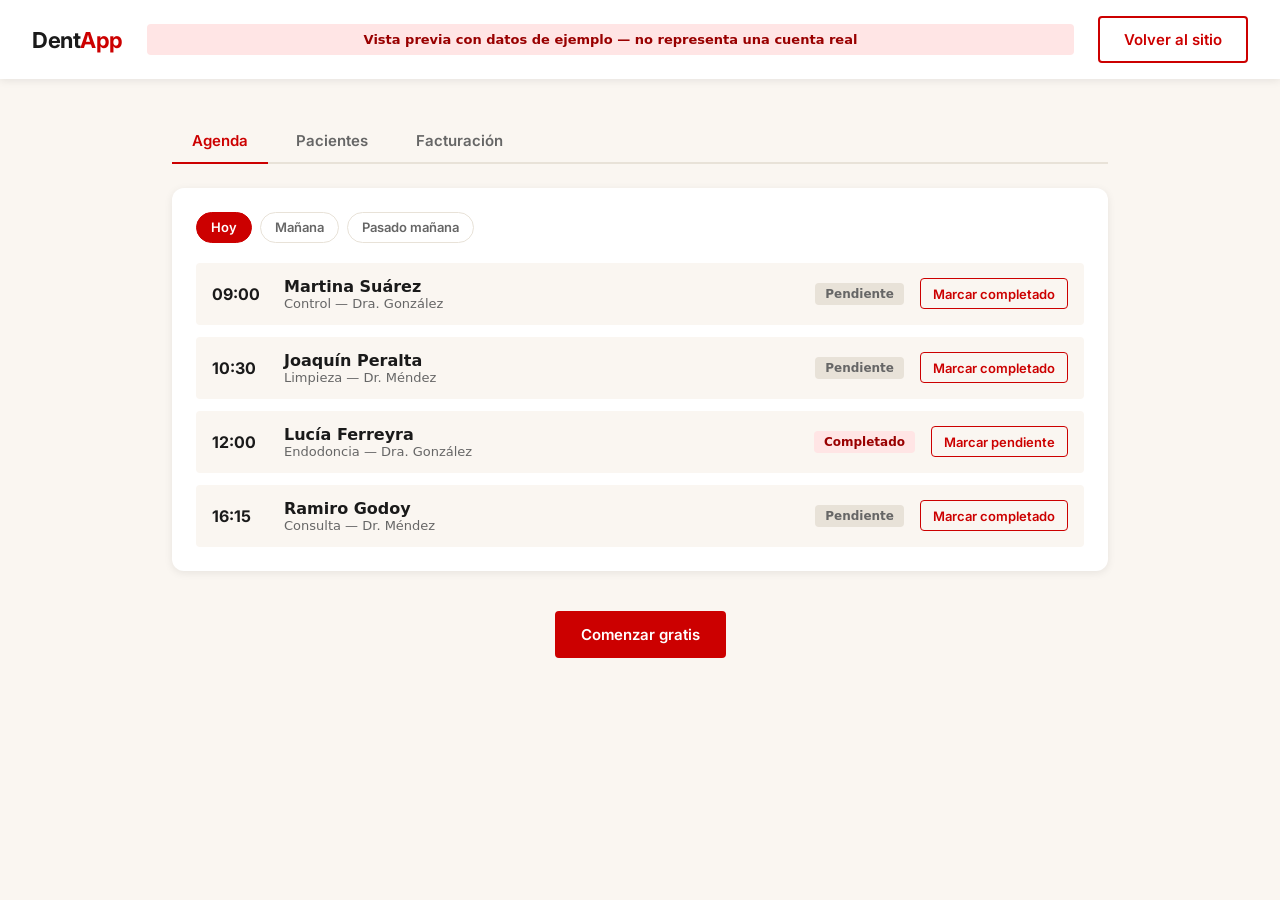
<file: src/dashboard-preview.html>
<!DOCTYPE html>
<html lang="es">
<head>
  <meta charset="UTF-8">
  <meta name="viewport" content="width=device-width, initial-scale=1.0">
  <title>DentApp — Vista previa del panel</title>
  <link rel="preconnect" href="https://fonts.googleapis.com">
  <link rel="preconnect" href="https://fonts.gstatic.com" crossorigin>
  <link href="https://fonts.googleapis.com/css2?family=Inter:wght@400;500;600;700&family=Fraunces:opsz,wght@9..144,400;9..144,600;9..144,700&display=swap" rel="stylesheet">
  <link rel="stylesheet" href="styles/tokens.css">
  <link rel="stylesheet" href="styles/main.css">
</head>
<body>

  <div class="dashboard-preview">

    <header class="dashboard-preview__header">
      <a href="index.html" class="dashboard-preview__logo" aria-label="DentApp — volver al inicio">
        <span class="dashboard-preview__logo-dent">Dent</span><span class="dashboard-preview__logo-app">App</span>
      </a>
      <p class="dashboard-preview__badge">Vista previa con datos de ejemplo — no representa una cuenta real</p>
      <a href="index.html" class="btn btn--outline">Volver al sitio</a>
    </header>

    <div class="dashboard-preview__shell">

      <nav class="dashboard-preview__tabs" role="tablist" aria-label="Secciones del panel">
        <button type="button" class="dashboard-preview__tab is-active" role="tab" aria-selected="true" aria-controls="panel-agenda" id="tab-agenda">Agenda</button>
        <button type="button" class="dashboard-preview__tab" role="tab" aria-selected="false" aria-controls="panel-pacientes" id="tab-pacientes">Pacientes</button>
        <button type="button" class="dashboard-preview__tab" role="tab" aria-selected="false" aria-controls="panel-facturacion" id="tab-facturacion">Facturación</button>
      </nav>

      <section class="dashboard-preview__panel" id="panel-agenda" role="tabpanel" aria-labelledby="tab-agenda">

        <div class="dashboard-preview__day-tabs" role="tablist" aria-label="Día de la agenda">
          <button type="button" class="dashboard-preview__day-tab is-active" role="tab" aria-selected="true" data-day="hoy">Hoy</button>
          <button type="button" class="dashboard-preview__day-tab" role="tab" aria-selected="false" data-day="manana">Mañana</button>
          <button type="button" class="dashboard-preview__day-tab" role="tab" aria-selected="false" data-day="pasado">Pasado mañana</button>
        </div>

        <ul class="dashboard-preview__list" role="list" data-day-panel="hoy">

          <li class="appointment-row">
            <div class="appointment-row__time">09:00</div>
            <div class="appointment-row__info">
              <p class="appointment-row__patient">Martina Suárez</p>
              <p class="appointment-row__detail">Control — Dra. González</p>
            </div>
            <span class="appointment-row__status appointment-row__status--pending">Pendiente</span>
            <button type="button" class="appointment-row__action" data-action="toggle-complete">Marcar completado</button>
          </li>

          <li class="appointment-row">
            <div class="appointment-row__time">10:30</div>
            <div class="appointment-row__info">
              <p class="appointment-row__patient">Joaquín Peralta</p>
              <p class="appointment-row__detail">Limpieza — Dr. Méndez</p>
            </div>
            <span class="appointment-row__status appointment-row__status--pending">Pendiente</span>
            <button type="button" class="appointment-row__action" data-action="toggle-complete">Marcar completado</button>
          </li>

          <li class="appointment-row">
            <div class="appointment-row__time">12:00</div>
            <div class="appointment-row__info">
              <p class="appointment-row__patient">Lucía Ferreyra</p>
              <p class="appointment-row__detail">Endodoncia — Dra. González</p>
            </div>
            <span class="appointment-row__status appointment-row__status--done">Completado</span>
            <button type="button" class="appointment-row__action" data-action="toggle-complete">Marcar pendiente</button>
          </li>

          <li class="appointment-row">
            <div class="appointment-row__time">16:15</div>
            <div class="appointment-row__info">
              <p class="appointment-row__patient">Ramiro Godoy</p>
              <p class="appointment-row__detail">Consulta — Dr. Méndez</p>
            </div>
            <span class="appointment-row__status appointment-row__status--pending">Pendiente</span>
            <button type="button" class="appointment-row__action" data-action="toggle-complete">Marcar completado</button>
          </li>

        </ul>

        <ul class="dashboard-preview__list" role="list" data-day-panel="manana" hidden>

          <li class="appointment-row">
            <div class="appointment-row__time">09:30</div>
            <div class="appointment-row__info">
              <p class="appointment-row__patient">Valentina Rodríguez</p>
              <p class="appointment-row__detail">Blanqueamiento — Dra. González</p>
            </div>
            <span class="appointment-row__status appointment-row__status--pending">Pendiente</span>
            <button type="button" class="appointment-row__action" data-action="toggle-complete">Marcar completado</button>
          </li>

          <li class="appointment-row">
            <div class="appointment-row__time">11:00</div>
            <div class="appointment-row__info">
              <p class="appointment-row__patient">Bruno Silva</p>
              <p class="appointment-row__detail">Extracción — Dr. Méndez</p>
            </div>
            <span class="appointment-row__status appointment-row__status--pending">Pendiente</span>
            <button type="button" class="appointment-row__action" data-action="toggle-complete">Marcar completado</button>
          </li>

          <li class="appointment-row">
            <div class="appointment-row__time">15:00</div>
            <div class="appointment-row__info">
              <p class="appointment-row__patient">Camila Suárez</p>
              <p class="appointment-row__detail">Control — Dra. González</p>
            </div>
            <span class="appointment-row__status appointment-row__status--pending">Pendiente</span>
            <button type="button" class="appointment-row__action" data-action="toggle-complete">Marcar completado</button>
          </li>

        </ul>

        <ul class="dashboard-preview__list" role="list" data-day-panel="pasado" hidden>

          <li class="appointment-row">
            <div class="appointment-row__time">10:00</div>
            <div class="appointment-row__info">
              <p class="appointment-row__patient">Agustín Ferreira</p>
              <p class="appointment-row__detail">Ortodoncia (ajuste) — Dr. Méndez</p>
            </div>
            <span class="appointment-row__status appointment-row__status--pending">Pendiente</span>
            <button type="button" class="appointment-row__action" data-action="toggle-complete">Marcar completado</button>
          </li>

          <li class="appointment-row">
            <div class="appointment-row__time">13:30</div>
            <div class="appointment-row__info">
              <p class="appointment-row__patient">Sofía Martínez</p>
              <p class="appointment-row__detail">Limpieza — Dra. González</p>
            </div>
            <span class="appointment-row__status appointment-row__status--pending">Pendiente</span>
            <button type="button" class="appointment-row__action" data-action="toggle-complete">Marcar completado</button>
          </li>

          <li class="appointment-row">
            <div class="appointment-row__time">17:00</div>
            <div class="appointment-row__info">
              <p class="appointment-row__patient">Nicolás Bentancur</p>
              <p class="appointment-row__detail">Consulta — Dr. Méndez</p>
            </div>
            <span class="appointment-row__status appointment-row__status--pending">Pendiente</span>
            <button type="button" class="appointment-row__action" data-action="toggle-complete">Marcar completado</button>
          </li>

        </ul>
      </section>

      <section class="dashboard-preview__panel" id="panel-pacientes" role="tabpanel" aria-labelledby="tab-pacientes" hidden>
        <ul class="dashboard-preview__list" role="list">

          <li class="patient-row">
            <button type="button" class="patient-row__trigger" aria-expanded="false" aria-controls="patient-detail-1" id="patient-trigger-1">
              <div class="patient-row__avatar" aria-hidden="true">MS</div>
              <div class="patient-row__info">
                <p class="patient-row__name">Martina Suárez</p>
                <p class="patient-row__detail">Última visita: 12/06/2026 — Control</p>
              </div>
              <svg class="patient-row__chevron" width="18" height="18" viewBox="0 0 256 256" fill="currentColor" aria-hidden="true"><path d="M213.66,101.66l-80,80a8,8,0,0,1-11.32,0l-80-80A8,8,0,0,1,53.66,90.34L128,164.69l74.34-74.35a8,8,0,0,1,11.32,11.32Z"/></svg>
            </button>
            <div class="patient-row__expand" id="patient-detail-1" role="region" aria-labelledby="patient-trigger-1">
              <p><strong>Contacto:</strong> 099 123 456 · martina.suarez@example.com</p>
              <p><strong>Próximo turno:</strong> Hoy 09:00 — Control</p>
              <p><strong>Nota:</strong> Alergia a la penicilina.</p>
            </div>
          </li>

          <li class="patient-row">
            <button type="button" class="patient-row__trigger" aria-expanded="false" aria-controls="patient-detail-2" id="patient-trigger-2">
              <div class="patient-row__avatar" aria-hidden="true">JP</div>
              <div class="patient-row__info">
                <p class="patient-row__name">Joaquín Peralta</p>
                <p class="patient-row__detail">Última visita: 03/05/2026 — Limpieza</p>
              </div>
              <svg class="patient-row__chevron" width="18" height="18" viewBox="0 0 256 256" fill="currentColor" aria-hidden="true"><path d="M213.66,101.66l-80,80a8,8,0,0,1-11.32,0l-80-80A8,8,0,0,1,53.66,90.34L128,164.69l74.34-74.35a8,8,0,0,1,11.32,11.32Z"/></svg>
            </button>
            <div class="patient-row__expand" id="patient-detail-2" role="region" aria-labelledby="patient-trigger-2">
              <p><strong>Contacto:</strong> 098 234 567 · joaquin.peralta@example.com</p>
              <p><strong>Próximo turno:</strong> Hoy 10:30 — Limpieza</p>
              <p><strong>Nota:</strong> Prefiere turnos por la mañana.</p>
            </div>
          </li>

          <li class="patient-row">
            <button type="button" class="patient-row__trigger" aria-expanded="false" aria-controls="patient-detail-3" id="patient-trigger-3">
              <div class="patient-row__avatar" aria-hidden="true">LF</div>
              <div class="patient-row__info">
                <p class="patient-row__name">Lucía Ferreyra</p>
                <p class="patient-row__detail">Última visita: 20/07/2026 — Endodoncia</p>
              </div>
              <svg class="patient-row__chevron" width="18" height="18" viewBox="0 0 256 256" fill="currentColor" aria-hidden="true"><path d="M213.66,101.66l-80,80a8,8,0,0,1-11.32,0l-80-80A8,8,0,0,1,53.66,90.34L128,164.69l74.34-74.35a8,8,0,0,1,11.32,11.32Z"/></svg>
            </button>
            <div class="patient-row__expand" id="patient-detail-3" role="region" aria-labelledby="patient-trigger-3">
              <p><strong>Contacto:</strong> 097 345 678 · lucia.ferreyra@example.com</p>
              <p><strong>Próximo turno:</strong> Hoy 12:00 — Endodoncia</p>
              <p><strong>Nota:</strong> Sesión de endodoncia en dos partes, ya completó la primera.</p>
            </div>
          </li>

          <li class="patient-row">
            <button type="button" class="patient-row__trigger" aria-expanded="false" aria-controls="patient-detail-4" id="patient-trigger-4">
              <div class="patient-row__avatar" aria-hidden="true">RG</div>
              <div class="patient-row__info">
                <p class="patient-row__name">Ramiro Godoy</p>
                <p class="patient-row__detail">Última visita: 28/04/2026 — Consulta</p>
              </div>
              <svg class="patient-row__chevron" width="18" height="18" viewBox="0 0 256 256" fill="currentColor" aria-hidden="true"><path d="M213.66,101.66l-80,80a8,8,0,0,1-11.32,0l-80-80A8,8,0,0,1,53.66,90.34L128,164.69l74.34-74.35a8,8,0,0,1,11.32,11.32Z"/></svg>
            </button>
            <div class="patient-row__expand" id="patient-detail-4" role="region" aria-labelledby="patient-trigger-4">
              <p><strong>Contacto:</strong> 096 456 789 · ramiro.godoy@example.com</p>
              <p><strong>Próximo turno:</strong> Hoy 16:15 — Consulta</p>
              <p><strong>Nota:</strong> Factura pendiente de la última visita.</p>
            </div>
          </li>

        </ul>
      </section>

      <section class="dashboard-preview__panel" id="panel-facturacion" role="tabpanel" aria-labelledby="tab-facturacion" hidden>
        <div class="dashboard-preview__stats">
          <div class="stat-card">
            <p class="stat-card__label">Ingresos del mes</p>
            <p class="stat-card__value">USD 31.200</p>
          </div>
          <div class="stat-card">
            <p class="stat-card__label">CFE emitidos</p>
            <p class="stat-card__value">86</p>
          </div>
          <div class="stat-card">
            <p class="stat-card__label">Pendiente de cobro</p>
            <p class="stat-card__value">USD 2.150</p>
          </div>
        </div>

        <h3 class="dashboard-preview__subheading">Facturas recientes</h3>

        <ul class="dashboard-preview__list" role="list">

          <li class="invoice-row">
            <div class="invoice-row__info">
              <p class="invoice-row__patient">Lucía Ferreyra</p>
              <p class="invoice-row__detail">20/07/2026 — Endodoncia — CFE #00128</p>
            </div>
            <span class="invoice-row__amount">USD 1.120</span>
            <span class="invoice-row__status invoice-row__status--paid">Pagada</span>
            <button type="button" class="invoice-row__action" data-action="toggle-paid">Marcar pendiente</button>
          </li>

          <li class="invoice-row">
            <div class="invoice-row__info">
              <p class="invoice-row__patient">Ramiro Godoy</p>
              <p class="invoice-row__detail">16/07/2026 — Consulta — CFE #00127</p>
            </div>
            <span class="invoice-row__amount">USD 30</span>
            <span class="invoice-row__status invoice-row__status--pending">Pendiente</span>
            <button type="button" class="invoice-row__action" data-action="toggle-paid">Marcar pagada</button>
          </li>

          <li class="invoice-row">
            <div class="invoice-row__info">
              <p class="invoice-row__patient">Martina Suárez</p>
              <p class="invoice-row__detail">12/06/2026 — Control — CFE #00119</p>
            </div>
            <span class="invoice-row__amount">USD 20</span>
            <span class="invoice-row__status invoice-row__status--paid">Pagada</span>
            <button type="button" class="invoice-row__action" data-action="toggle-paid">Marcar pendiente</button>
          </li>

          <li class="invoice-row">
            <div class="invoice-row__info">
              <p class="invoice-row__patient">Joaquín Peralta</p>
              <p class="invoice-row__detail">03/05/2026 — Limpieza — CFE #00104</p>
            </div>
            <span class="invoice-row__amount">USD 65</span>
            <span class="invoice-row__status invoice-row__status--pending">Pendiente</span>
            <button type="button" class="invoice-row__action" data-action="toggle-paid">Marcar pagada</button>
          </li>

        </ul>
      </section>

      <div class="dashboard-preview__footer">
        <a href="index.html" class="btn btn--primary">Comenzar gratis</a>
      </div>

    </div>
  </div>

  <script src="scripts/dashboard-preview.js"></script>
</body>
</html>
</file>
<file: src/styles/tokens.css>
:root {
  --color-primary:       #CC0000;
  --color-primary-dark:  #990000;
  --color-primary-light: #FFE5E5;
  --color-secondary:     #0F6B5C;
  --color-secondary-light: #E1EFEC;
  --color-surface:       #FFFFFF;
  --color-bg:            #FAF6F1;
  --color-text:          #1A1A1A;
  --color-text-muted:    #666666;
  --color-accent:        #E8E2D8;
  --color-ink:           #17140F;
  --color-text-inverse:  #E8E4DE;
  --radius-card:         12px;
  --radius-btn:          4px;
  --shadow-default:      0 2px 8px rgba(0,0,0,0.08);
  --shadow-hover:        0 4px 16px rgba(0,0,0,0.12);
  --font-display:        'Fraunces', serif;
  --font-heading:        'Inter', sans-serif;
  --font-body:           system-ui, sans-serif;
}
</file>
<file: src/styles/main.css>
/* =============================================
   Base reset
   ============================================= */
*, *::before, *::after {
  box-sizing: border-box;
  margin: 0;
  padding: 0;
}

body {
  font-family: var(--font-body);
  color: var(--color-text);
  background-color: var(--color-bg);
  -webkit-font-smoothing: antialiased;
}

/* =============================================
   Utilities — botones
   ============================================= */
.btn {
  display: inline-flex;
  align-items: center;
  justify-content: center;
  padding: 0.75rem 1.5rem;
  border-radius: var(--radius-btn);
  font-family: var(--font-heading);
  font-size: 0.9375rem;
  font-weight: 600;
  text-decoration: none;
  cursor: pointer;
  border: 2px solid transparent;
  transition: background-color 0.2s, color 0.2s, box-shadow 0.2s;
  white-space: nowrap;
}

.btn--primary {
  background-color: var(--color-primary);
  color: var(--color-surface);
  border-color: var(--color-primary);
}

.btn--primary:hover {
  background-color: var(--color-primary-dark);
  border-color: var(--color-primary-dark);
  box-shadow: var(--shadow-hover);
}

.btn--outline {
  background-color: transparent;
  color: var(--color-primary);
  border-color: var(--color-primary);
}

.btn--outline:hover {
  background-color: var(--color-primary-light);
  box-shadow: var(--shadow-hover);
}

/* =============================================
   section: nav
   ============================================= */
.nav {
  position: sticky;
  top: 0;
  z-index: 100;
  display: flex;
  align-items: center;
  gap: 2rem;
  padding: 1rem 2rem;
  background-color: var(--color-surface);
  box-shadow: var(--shadow-default);
}

.nav__logo {
  text-decoration: none;
  font-family: var(--font-heading);
  font-size: 1.375rem;
  font-weight: 700;
  letter-spacing: -0.02em;
  flex-shrink: 0;
}

.nav__logo-dent {
  color: var(--color-text);
}

.nav__logo-app {
  color: var(--color-primary);
}

.nav__links {
  flex: 1;
  display: flex;
  justify-content: center;
}

.nav__list {
  display: flex;
  gap: 2rem;
  list-style: none;
}

.nav__link {
  text-decoration: none;
  font-family: var(--font-heading);
  font-size: 0.9375rem;
  font-weight: 500;
  color: var(--color-text-muted);
  transition: color 0.2s;
}

.nav__link:hover {
  color: var(--color-primary);
}

.nav__cta {
  flex-shrink: 0;
}

.nav__hamburger {
  display: none;
  flex-direction: column;
  justify-content: center;
  gap: 5px;
  width: 2rem;
  height: 2rem;
  background: none;
  border: none;
  cursor: pointer;
  padding: 0;
  flex-shrink: 0;
}

.nav__hamburger-bar {
  display: block;
  width: 100%;
  height: 2px;
  background-color: var(--color-text);
  border-radius: 2px;
  transition: transform 0.25s, opacity 0.25s;
}

.nav__mobile {
  display: none;
  background-color: var(--color-surface);
  box-shadow: var(--shadow-default);
  padding: 1rem 2rem 1.5rem;
}

.nav__mobile-list {
  list-style: none;
  display: flex;
  flex-direction: column;
  gap: 1rem;
}

.nav__mobile-link {
  text-decoration: none;
  font-family: var(--font-heading);
  font-size: 1rem;
  font-weight: 500;
  color: var(--color-text-muted);
  transition: color 0.2s;
}

.nav__mobile-link:hover {
  color: var(--color-primary);
}

/* =============================================
   section: hero
   ============================================= */
.hero {
  min-height: 90vh;
  display: flex;
  align-items: center;
  gap: 4rem;
  padding: 5rem 2rem;
  max-width: 1200px;
  margin: 0 auto;
}

.hero__content {
  flex: 0 0 60%;
  max-width: 60%;
}

.hero__title {
  font-family: var(--font-display);
  font-optical-sizing: auto;
  font-size: clamp(2.25rem, 4.5vw, 3.75rem);
  font-weight: 600;
  line-height: 1.1;
  letter-spacing: -0.01em;
  color: var(--color-text);
  margin-bottom: 1.25rem;
}

.hero__subtitle {
  font-size: clamp(1rem, 1.5vw, 1.125rem);
  line-height: 1.7;
  color: var(--color-text-muted);
  max-width: 520px;
  margin-bottom: 2.5rem;
}

.hero__actions {
  display: flex;
  gap: 1rem;
  flex-wrap: wrap;
}

.hero__visual {
  position: relative;
  flex: 0 0 40%;
  max-width: 40%;
  padding-bottom: 2rem;
  padding-left: 2rem;
}

.hero__photo {
  display: block;
  width: 100%;
  aspect-ratio: 4 / 5;
  object-fit: cover;
  border-radius: var(--radius-card);
  box-shadow: var(--shadow-hover);
}

.hero__dashboard {
  position: absolute;
  bottom: 0;
  left: 0;
  width: 62%;
  aspect-ratio: 4 / 3;
  border-radius: var(--radius-card);
  background: linear-gradient(135deg, var(--color-primary) 0%, var(--color-primary-dark) 100%);
  padding: 1.25rem;
  box-shadow: var(--shadow-hover);
  display: flex;
  flex-direction: column;
  gap: 0.625rem;
  border: 3px solid var(--color-surface);
}

.hero__dashboard-header {
  height: 1.5rem;
  background-color: rgba(255,255,255,0.25);
  border-radius: var(--radius-btn);
  width: 50%;
}

.hero__dashboard-row {
  height: 0.625rem;
  background-color: rgba(255,255,255,0.15);
  border-radius: var(--radius-btn);
}

.hero__dashboard-row--short {
  width: 70%;
}

.hero__dashboard-chart {
  flex: 1;
  margin-top: 0.5rem;
  background-color: rgba(255,255,255,0.10);
  border-radius: var(--radius-card);
}

/* =============================================
   section: features
   ============================================= */
.features {
  background-color: var(--color-surface);
  padding: 5rem 2rem;
}

.features__container {
  max-width: 1200px;
  margin: 0 auto;
}

.features__header {
  text-align: center;
  margin-bottom: 3.5rem;
}

.features__title {
  font-family: var(--font-display);
  font-optical-sizing: auto;
  font-size: clamp(1.875rem, 3.5vw, 2.75rem);
  font-weight: 600;
  color: var(--color-text);
  margin-bottom: 0.75rem;
}

.features__subtitle {
  font-size: 1.0625rem;
  color: var(--color-text-muted);
}

.features__grid {
  display: grid;
  grid-template-columns: repeat(3, 1fr);
  gap: 1.5rem;
}

.feature-card {
  background-color: var(--color-bg);
  border-radius: var(--radius-card);
  padding: 2rem;
  box-shadow: var(--shadow-default);
  transition: box-shadow 0.2s, transform 0.2s;
}

.feature-card:hover {
  box-shadow: var(--shadow-hover);
  transform: translateY(-2px);
}

.feature-card__icon {
  display: flex;
  align-items: center;
  justify-content: center;
  width: 3rem;
  height: 3rem;
  padding: 0.625rem;
  border-radius: var(--radius-card);
  background-color: var(--color-primary-light);
  color: var(--color-primary);
  margin-bottom: 1.25rem;
}

.feature-card:nth-child(even) .feature-card__icon {
  background-color: var(--color-secondary-light);
  color: var(--color-secondary);
}

.feature-card__title {
  font-family: var(--font-heading);
  font-size: 1.0625rem;
  font-weight: 600;
  color: var(--color-text);
  margin-bottom: 0.5rem;
}

.feature-card__desc {
  font-size: 0.9375rem;
  line-height: 1.65;
  color: var(--color-text-muted);
}

/* =============================================
   section: testimonials
   ============================================= */
.testimonials {
  background-color: var(--color-bg);
  padding: 5rem 2rem;
}

.testimonials__container {
  max-width: 1200px;
  margin: 0 auto;
}

.testimonials__header {
  text-align: center;
  margin-bottom: 3.5rem;
}

.testimonials__title {
  font-family: var(--font-display);
  font-optical-sizing: auto;
  font-size: clamp(1.875rem, 3.5vw, 2.75rem);
  font-weight: 600;
  color: var(--color-text);
  margin-bottom: 0.75rem;
}

.testimonials__subtitle {
  font-size: 1.0625rem;
  color: var(--color-text-muted);
}

.testimonials__grid {
  display: grid;
  grid-template-columns: repeat(3, 1fr);
  gap: 1.5rem;
}

.testimonial-card {
  background-color: var(--color-surface);
  border-radius: var(--radius-card);
  padding: 2rem;
  box-shadow: var(--shadow-default);
  display: flex;
  flex-direction: column;
  gap: 1.5rem;
}

.testimonial-card__quote {
  font-size: 1rem;
  line-height: 1.7;
  color: var(--color-text);
  font-style: italic;
  padding-left: 1.25rem;
  border-left: 3px solid var(--color-primary);
}

.testimonial-card__footer {
  display: flex;
  align-items: center;
  gap: 0.875rem;
}

.testimonial-card__avatar {
  width: 3.5rem;
  height: 3.5rem;
  border-radius: 50%;
  object-fit: cover;
  flex-shrink: 0;
}

.testimonial-card__name {
  font-family: var(--font-heading);
  font-size: 0.9375rem;
  font-weight: 600;
  color: var(--color-text);
}

.testimonial-card__role {
  font-size: 0.875rem;
  color: var(--color-text-muted);
}

/* =============================================
   section: dashboard-preview
   ============================================= */
.dashboard-preview {
  min-height: 100vh;
  background-color: var(--color-bg);
}

.dashboard-preview__header {
  display: flex;
  align-items: center;
  gap: 1.5rem;
  padding: 1rem 2rem;
  background-color: var(--color-surface);
  box-shadow: var(--shadow-default);
}

.dashboard-preview__logo {
  text-decoration: none;
  font-family: var(--font-heading);
  font-size: 1.375rem;
  font-weight: 700;
  letter-spacing: -0.02em;
  flex-shrink: 0;
}

.dashboard-preview__logo-dent {
  color: var(--color-text);
}

.dashboard-preview__logo-app {
  color: var(--color-primary);
}

.dashboard-preview__badge {
  flex: 1;
  font-size: 0.8125rem;
  font-weight: 600;
  color: var(--color-primary-dark);
  background-color: var(--color-primary-light);
  padding: 0.5rem 1rem;
  border-radius: var(--radius-btn);
  text-align: center;
}

.dashboard-preview__shell {
  max-width: 1000px;
  margin: 0 auto;
  padding: 2.5rem 2rem 4rem;
}

.dashboard-preview__tabs {
  display: flex;
  gap: 0.5rem;
  margin-bottom: 1.5rem;
  border-bottom: 2px solid var(--color-accent);
}

.dashboard-preview__tab {
  padding: 0.75rem 1.25rem;
  background: none;
  border: none;
  border-bottom: 2px solid transparent;
  margin-bottom: -2px;
  font-family: var(--font-heading);
  font-size: 0.9375rem;
  font-weight: 600;
  color: var(--color-text-muted);
  cursor: pointer;
  transition: color 0.2s, border-color 0.2s;
}

.dashboard-preview__tab:hover {
  color: var(--color-primary);
}

.dashboard-preview__tab.is-active {
  color: var(--color-primary);
  border-bottom-color: var(--color-primary);
}

.dashboard-preview__panel {
  background-color: var(--color-surface);
  border-radius: var(--radius-card);
  box-shadow: var(--shadow-default);
  padding: 1.5rem;
}

.dashboard-preview__day-tabs {
  display: flex;
  gap: 0.5rem;
  margin-bottom: 1.25rem;
}

.dashboard-preview__day-tab {
  padding: 0.4rem 0.875rem;
  border-radius: 999px;
  border: 1px solid var(--color-accent);
  background: none;
  font-family: var(--font-heading);
  font-size: 0.8125rem;
  font-weight: 600;
  color: var(--color-text-muted);
  cursor: pointer;
  transition: background-color 0.2s, color 0.2s, border-color 0.2s;
}

.dashboard-preview__day-tab:hover {
  border-color: var(--color-primary);
  color: var(--color-primary);
}

.dashboard-preview__day-tab.is-active {
  background-color: var(--color-primary);
  border-color: var(--color-primary);
  color: var(--color-surface);
}

.dashboard-preview__subheading {
  font-family: var(--font-heading);
  font-size: 0.9375rem;
  font-weight: 700;
  color: var(--color-text);
  margin: 1.75rem 0 1rem;
}

.dashboard-preview__list {
  list-style: none;
  display: flex;
  flex-direction: column;
  gap: 0.75rem;
}

.dashboard-preview__list[hidden] {
  display: none;
}

.dashboard-preview__stats {
  display: grid;
  grid-template-columns: repeat(3, 1fr);
  gap: 1rem;
}

.dashboard-preview__footer {
  text-align: center;
  margin-top: 2.5rem;
}

.appointment-row {
  display: flex;
  align-items: center;
  gap: 1rem;
  padding: 0.875rem 1rem;
  border-radius: var(--radius-btn);
  background-color: var(--color-bg);
}

.appointment-row__time {
  font-family: var(--font-heading);
  font-weight: 700;
  color: var(--color-text);
  flex-shrink: 0;
  width: 3.5rem;
}

.appointment-row__info {
  flex: 1;
}

.appointment-row__patient {
  font-weight: 600;
  color: var(--color-text);
}

.appointment-row__detail {
  font-size: 0.8125rem;
  color: var(--color-text-muted);
}

.appointment-row__status {
  font-size: 0.75rem;
  font-weight: 600;
  padding: 0.25rem 0.625rem;
  border-radius: var(--radius-btn);
  flex-shrink: 0;
  white-space: nowrap;
}

.appointment-row__status--pending {
  background-color: var(--color-accent);
  color: var(--color-text-muted);
}

.appointment-row__status--done {
  background-color: var(--color-primary-light);
  color: var(--color-primary-dark);
}

.appointment-row__action {
  flex-shrink: 0;
  border: 1px solid var(--color-primary);
  background: none;
  color: var(--color-primary);
  font-family: var(--font-heading);
  font-size: 0.8125rem;
  font-weight: 600;
  padding: 0.4rem 0.75rem;
  border-radius: var(--radius-btn);
  cursor: pointer;
  transition: background-color 0.2s, color 0.2s;
}

.appointment-row__action:hover {
  background-color: var(--color-primary);
  color: var(--color-surface);
}

.invoice-row {
  display: flex;
  align-items: center;
  gap: 1rem;
  padding: 0.875rem 1rem;
  border-radius: var(--radius-btn);
  background-color: var(--color-bg);
}

.invoice-row__info {
  flex: 1;
}

.invoice-row__patient {
  font-weight: 600;
  color: var(--color-text);
}

.invoice-row__detail {
  font-size: 0.8125rem;
  color: var(--color-text-muted);
}

.invoice-row__amount {
  font-family: var(--font-heading);
  font-weight: 700;
  color: var(--color-text);
  flex-shrink: 0;
}

.invoice-row__status {
  font-size: 0.75rem;
  font-weight: 600;
  padding: 0.25rem 0.625rem;
  border-radius: var(--radius-btn);
  flex-shrink: 0;
  white-space: nowrap;
}

.invoice-row__status--paid {
  background-color: var(--color-secondary-light);
  color: var(--color-secondary);
}

.invoice-row__status--pending {
  background-color: var(--color-accent);
  color: var(--color-text-muted);
}

.invoice-row__action {
  flex-shrink: 0;
  border: 1px solid var(--color-primary);
  background: none;
  color: var(--color-primary);
  font-family: var(--font-heading);
  font-size: 0.8125rem;
  font-weight: 600;
  padding: 0.4rem 0.75rem;
  border-radius: var(--radius-btn);
  cursor: pointer;
  transition: background-color 0.2s, color 0.2s;
}

.invoice-row__action:hover {
  background-color: var(--color-primary);
  color: var(--color-surface);
}

.patient-row {
  border-radius: var(--radius-btn);
  background-color: var(--color-bg);
  overflow: hidden;
}

.patient-row__trigger {
  width: 100%;
  display: flex;
  align-items: center;
  gap: 0.875rem;
  padding: 0.875rem 1rem;
  background: none;
  border: none;
  text-align: left;
  cursor: pointer;
  font-family: inherit;
}

.patient-row__avatar {
  width: 2.5rem;
  height: 2.5rem;
  border-radius: 50%;
  background-color: var(--color-primary-light);
  color: var(--color-primary);
  font-family: var(--font-heading);
  font-size: 0.8125rem;
  font-weight: 700;
  display: flex;
  align-items: center;
  justify-content: center;
  flex-shrink: 0;
}

.patient-row__info {
  flex: 1;
}

.patient-row__name {
  font-weight: 600;
  color: var(--color-text);
}

.patient-row__detail {
  font-size: 0.8125rem;
  color: var(--color-text-muted);
}

.patient-row__chevron {
  flex-shrink: 0;
  color: var(--color-text-muted);
  transition: transform 0.3s ease;
}

.patient-row__trigger[aria-expanded="true"] .patient-row__chevron {
  transform: rotate(180deg);
}

.patient-row__expand {
  max-height: 0;
  overflow: hidden;
  padding: 0 1rem;
  transition: max-height 0.3s ease, padding 0.3s ease;
}

.patient-row__expand[data-open="true"] {
  max-height: 200px;
  padding: 0 1rem 1rem 4.375rem;
}

.patient-row__expand p {
  font-size: 0.8125rem;
  line-height: 1.6;
  color: var(--color-text-muted);
}

.patient-row__expand strong {
  color: var(--color-text);
}

.stat-card {
  background-color: var(--color-bg);
  border-radius: var(--radius-btn);
  padding: 1.25rem;
  text-align: center;
}

.stat-card__label {
  font-size: 0.8125rem;
  color: var(--color-text-muted);
  margin-bottom: 0.5rem;
}

.stat-card__value {
  font-family: var(--font-heading);
  font-size: 1.5rem;
  font-weight: 700;
  color: var(--color-primary);
}

/* =============================================
   section: pricing
   ============================================= */
.pricing {
  background-color: var(--color-surface);
  padding: 5rem 2rem;
}

.pricing__container {
  max-width: 1000px;
  margin: 0 auto;
  text-align: center;
}

.pricing__title {
  font-family: var(--font-display);
  font-optical-sizing: auto;
  font-size: clamp(1.875rem, 3.5vw, 2.75rem);
  font-weight: 600;
  color: var(--color-text);
  margin-bottom: 0.75rem;
}

.pricing__subtitle {
  font-size: 1.0625rem;
  color: var(--color-text-muted);
  margin-bottom: 2rem;
}

.pricing__toggle {
  display: inline-flex;
  align-items: center;
  gap: 0.875rem;
  margin-bottom: 3.5rem;
}

.pricing__toggle-label {
  font-family: var(--font-heading);
  font-size: 0.9375rem;
  font-weight: 600;
  color: var(--color-text-muted);
  display: inline-flex;
  align-items: center;
  gap: 0.5rem;
}

.pricing__toggle-badge {
  font-size: 0.75rem;
  font-weight: 700;
  color: var(--color-secondary);
  background-color: var(--color-secondary-light);
  padding: 0.2rem 0.5rem;
  border-radius: var(--radius-btn);
}

.pricing__switch {
  position: relative;
  width: 3rem;
  height: 1.625rem;
  border-radius: 999px;
  border: none;
  background-color: var(--color-accent);
  cursor: pointer;
  flex-shrink: 0;
  transition: background-color 0.2s;
}

.pricing__switch[aria-checked="true"] {
  background-color: var(--color-primary);
}

.pricing__switch-thumb {
  position: absolute;
  top: 0.1875rem;
  left: 0.1875rem;
  width: 1.25rem;
  height: 1.25rem;
  border-radius: 50%;
  background-color: var(--color-surface);
  box-shadow: var(--shadow-default);
  transition: transform 0.2s;
}

.pricing__switch[aria-checked="true"] .pricing__switch-thumb {
  transform: translateX(1.375rem);
}

.pricing__grid {
  display: grid;
  grid-template-columns: repeat(2, 1fr);
  gap: 1.5rem;
  text-align: left;
}

.pricing-card {
  position: relative;
  background-color: var(--color-bg);
  border: 2px solid transparent;
  border-radius: var(--radius-card);
  padding: 2rem;
  display: flex;
  flex-direction: column;
}

.pricing-card--highlighted {
  background-color: var(--color-surface);
  border-color: var(--color-primary);
  box-shadow: var(--shadow-hover);
  transform: scale(1.02);
}

.pricing-card__ribbon {
  position: absolute;
  top: -0.75rem;
  right: 1.5rem;
  background-color: var(--color-primary);
  color: var(--color-surface);
  font-family: var(--font-heading);
  font-size: 0.75rem;
  font-weight: 700;
  padding: 0.3rem 0.75rem;
  border-radius: var(--radius-btn);
}

.pricing-card__name {
  font-family: var(--font-heading);
  font-size: 1.125rem;
  font-weight: 700;
  color: var(--color-text);
  margin-bottom: 0.75rem;
}

.pricing-card__price {
  display: flex;
  align-items: baseline;
  gap: 0.25rem;
  margin-bottom: 0.5rem;
}

.pricing-card__currency {
  font-size: 0.875rem;
  font-weight: 600;
  color: var(--color-text-muted);
}

.pricing-card__amount {
  font-family: var(--font-display);
  font-optical-sizing: auto;
  font-size: 2.75rem;
  font-weight: 600;
  color: var(--color-text);
}

.pricing-card__period {
  font-size: 0.9375rem;
  color: var(--color-text-muted);
}

.pricing-card__annual-note {
  font-size: 0.8125rem;
  color: var(--color-text-muted);
  margin-bottom: 0.5rem;
}

.pricing-card__desc {
  font-size: 0.9375rem;
  color: var(--color-text-muted);
  margin-bottom: 1.5rem;
}

.pricing-card__features {
  list-style: none;
  display: flex;
  flex-direction: column;
  gap: 0.75rem;
  margin-bottom: 2rem;
  flex: 1;
}

.pricing-card__features li {
  position: relative;
  padding-left: 1.625rem;
  font-size: 0.9375rem;
  color: var(--color-text);
}

.pricing-card__features li::before {
  content: "";
  position: absolute;
  left: 0;
  top: 0.3125rem;
  width: 1.125rem;
  height: 1.125rem;
  border-radius: 50%;
  background-color: var(--color-secondary-light);
}

.pricing-card__features li::after {
  content: "";
  position: absolute;
  left: 0.3125rem;
  top: 0.5625rem;
  width: 0.5rem;
  height: 0.3125rem;
  border-left: 2px solid var(--color-secondary);
  border-bottom: 2px solid var(--color-secondary);
  transform: rotate(-45deg);
}

.pricing-card__cta {
  width: 100%;
}

.pricing__footnote {
  margin-top: 3rem;
  font-size: 0.875rem;
  color: var(--color-text-muted);
}

/* =============================================
   section: faq
   ============================================= */
.faq {
  background-color: var(--color-bg);
  padding: 5rem 2rem;
}

.faq__container {
  max-width: 760px;
  margin: 0 auto;
}

.faq__header {
  text-align: center;
  margin-bottom: 3rem;
}

.faq__title {
  font-family: var(--font-display);
  font-optical-sizing: auto;
  font-size: clamp(1.875rem, 3.5vw, 2.75rem);
  font-weight: 600;
  color: var(--color-text);
  margin-bottom: 0.75rem;
}

.faq__subtitle {
  font-size: 1.0625rem;
  color: var(--color-text-muted);
}

.faq__list {
  display: flex;
  flex-direction: column;
}

.faq-item {
  border-bottom: 1px solid var(--color-accent);
}

.faq-item__question {
  font-size: 1rem;
}

.faq-item__trigger {
  width: 100%;
  display: flex;
  align-items: center;
  justify-content: space-between;
  gap: 1rem;
  padding: 1.25rem 0;
  background: none;
  border: none;
  text-align: left;
  font-family: var(--font-heading);
  font-size: 1rem;
  font-weight: 600;
  color: var(--color-text);
  cursor: pointer;
}

.faq-item__icon {
  flex-shrink: 0;
  color: var(--color-primary);
  transition: transform 0.3s ease;
}

.faq-item__trigger[aria-expanded="true"] .faq-item__icon {
  transform: rotate(180deg);
}

.faq-item__answer {
  max-height: 0;
  overflow: hidden;
  transition: max-height 0.3s ease;
}

.faq-item__answer[data-open="true"] {
  max-height: 300px;
}

.faq-item__answer p {
  padding: 0 0 1.25rem;
  font-size: 0.9375rem;
  line-height: 1.65;
  color: var(--color-text-muted);
}

/* =============================================
   section: footer
   ============================================= */
.footer {
  background-color: var(--color-ink);
  padding: 4rem 2rem 2rem;
}

.footer__container {
  max-width: 1200px;
  margin: 0 auto;
  display: grid;
  grid-template-columns: 1.5fr repeat(3, 1fr);
  gap: 2.5rem;
}

.footer__logo {
  text-decoration: none;
  font-family: var(--font-heading);
  font-size: 1.25rem;
  font-weight: 700;
  letter-spacing: -0.02em;
}

.footer__logo-dent {
  color: var(--color-text-inverse);
}

.footer__logo-app {
  color: var(--color-primary);
}

.footer__tagline {
  margin-top: 0.75rem;
  font-size: 0.875rem;
  color: var(--color-text-inverse);
  opacity: 0.7;
  max-width: 220px;
}

.footer__copyright {
  margin-top: 1.5rem;
  font-size: 0.8125rem;
  color: var(--color-text-inverse);
  opacity: 0.5;
}

.footer__heading {
  font-family: var(--font-heading);
  font-size: 0.875rem;
  font-weight: 700;
  color: var(--color-text-inverse);
  margin-bottom: 1rem;
}

.footer__list {
  list-style: none;
  display: flex;
  flex-direction: column;
  gap: 0.75rem;
}

.footer__link {
  text-decoration: none;
  font-size: 0.875rem;
  color: var(--color-text-inverse);
  opacity: 0.7;
  transition: opacity 0.2s, color 0.2s;
}

.footer__link:hover {
  opacity: 1;
  color: var(--color-primary);
}

/* =============================================
   Responsive — mobile (<768px)
   ============================================= */
@media (max-width: 767px) {
  .nav__links,
  .nav__cta {
    display: none;
  }

  .nav__hamburger {
    display: flex;
    margin-left: auto;
  }

  .nav__mobile.is-open {
    display: block;
  }

  .nav__hamburger[aria-expanded="true"] .nav__hamburger-bar:nth-child(1) {
    transform: translateY(7px) rotate(45deg);
  }

  .nav__hamburger[aria-expanded="true"] .nav__hamburger-bar:nth-child(2) {
    opacity: 0;
  }

  .nav__hamburger[aria-expanded="true"] .nav__hamburger-bar:nth-child(3) {
    transform: translateY(-7px) rotate(-45deg);
  }

  .hero {
    flex-direction: column;
    padding: 3rem 1.25rem;
    gap: 2.5rem;
    min-height: unset;
  }

  .hero__content,
  .hero__visual {
    flex: none;
    max-width: 100%;
    width: 100%;
  }

  .features__grid,
  .testimonials__grid {
    grid-template-columns: 1fr;
  }

  .dashboard-preview__header {
    flex-wrap: wrap;
    padding: 1rem 1.25rem;
  }

  .dashboard-preview__badge {
    order: 1;
    flex-basis: 100%;
  }

  .dashboard-preview__shell {
    padding: 1.5rem 1.25rem 3rem;
  }

  .appointment-row {
    flex-wrap: wrap;
  }

  .appointment-row__action {
    margin-left: 3.5rem;
  }

  .invoice-row {
    flex-wrap: wrap;
  }

  .dashboard-preview__day-tabs {
    flex-wrap: wrap;
  }

  .dashboard-preview__stats {
    grid-template-columns: 1fr;
  }

  .pricing__grid {
    grid-template-columns: 1fr;
  }

  .pricing-card--highlighted {
    transform: none;
  }

  .footer__container {
    grid-template-columns: repeat(2, 1fr);
  }
}

@media (max-width: 480px) {
  .footer__container {
    grid-template-columns: 1fr;
    gap: 2rem;
  }
}
</file>
